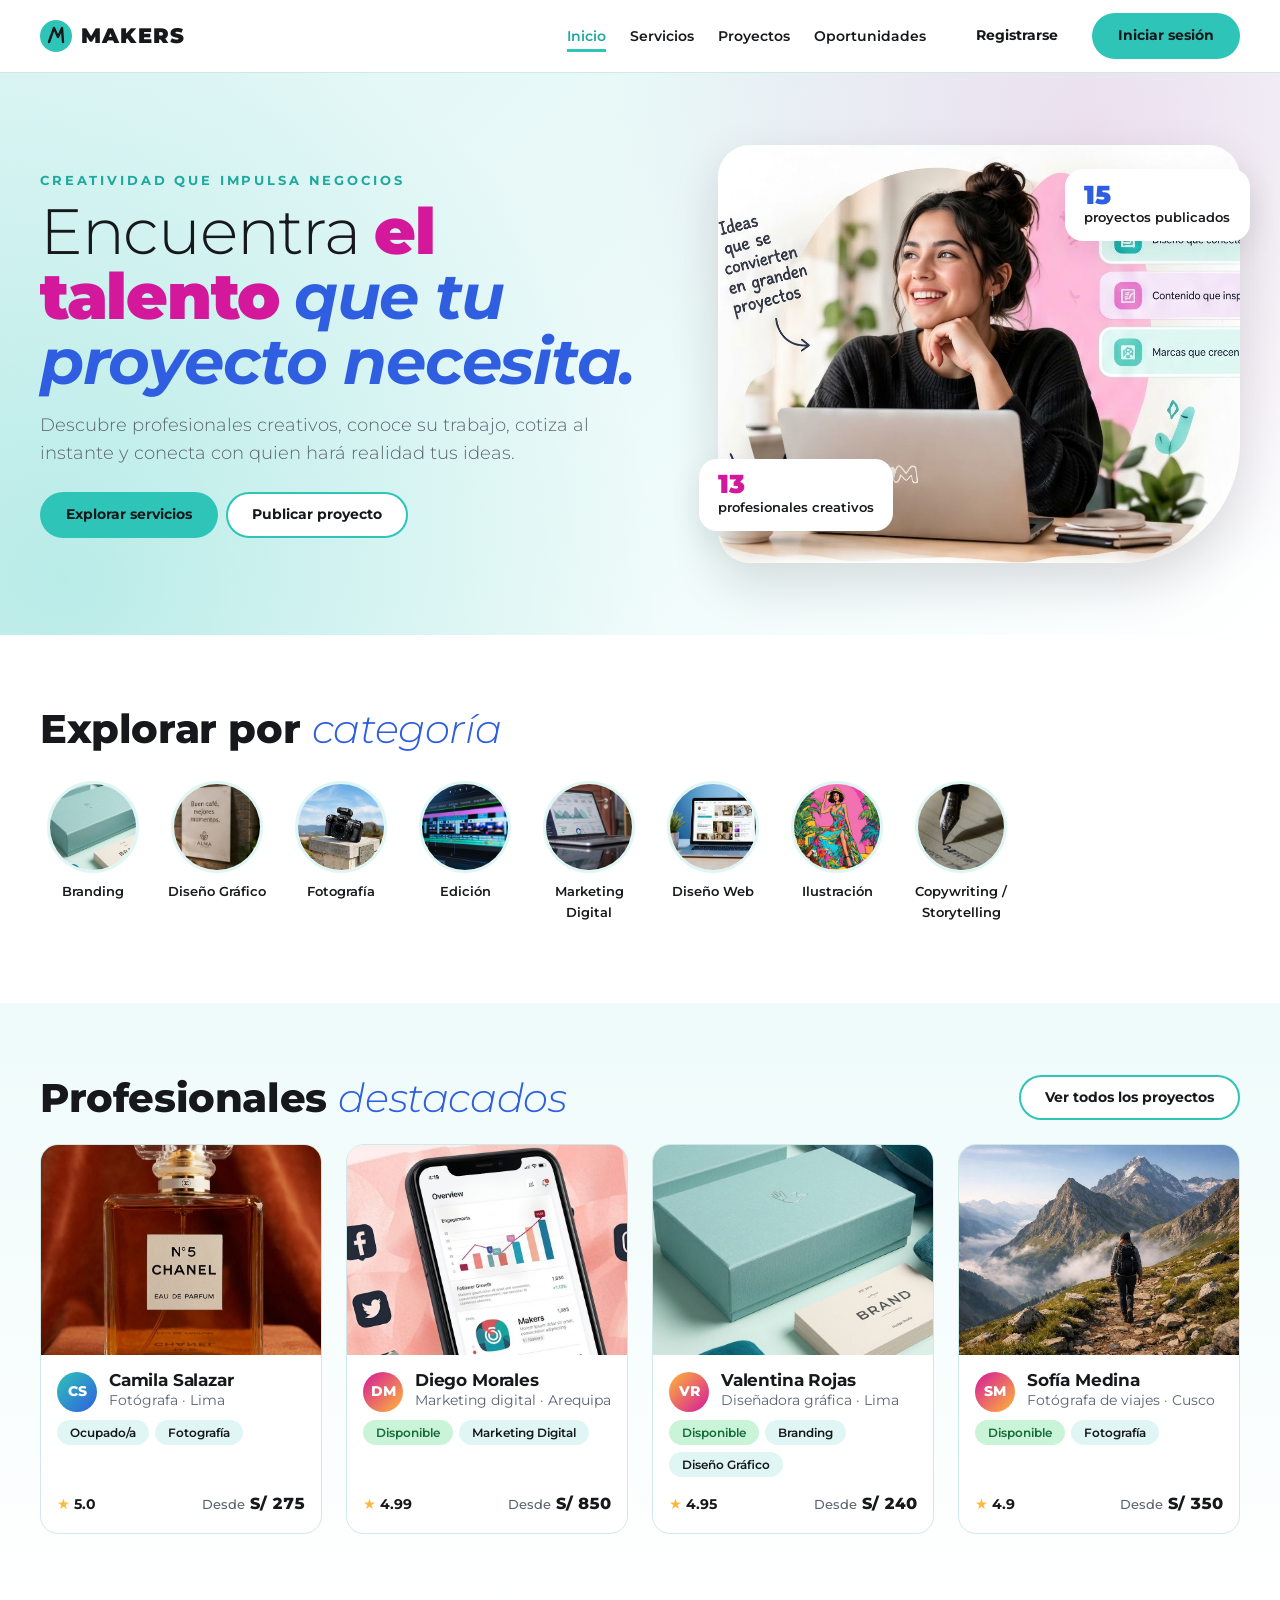
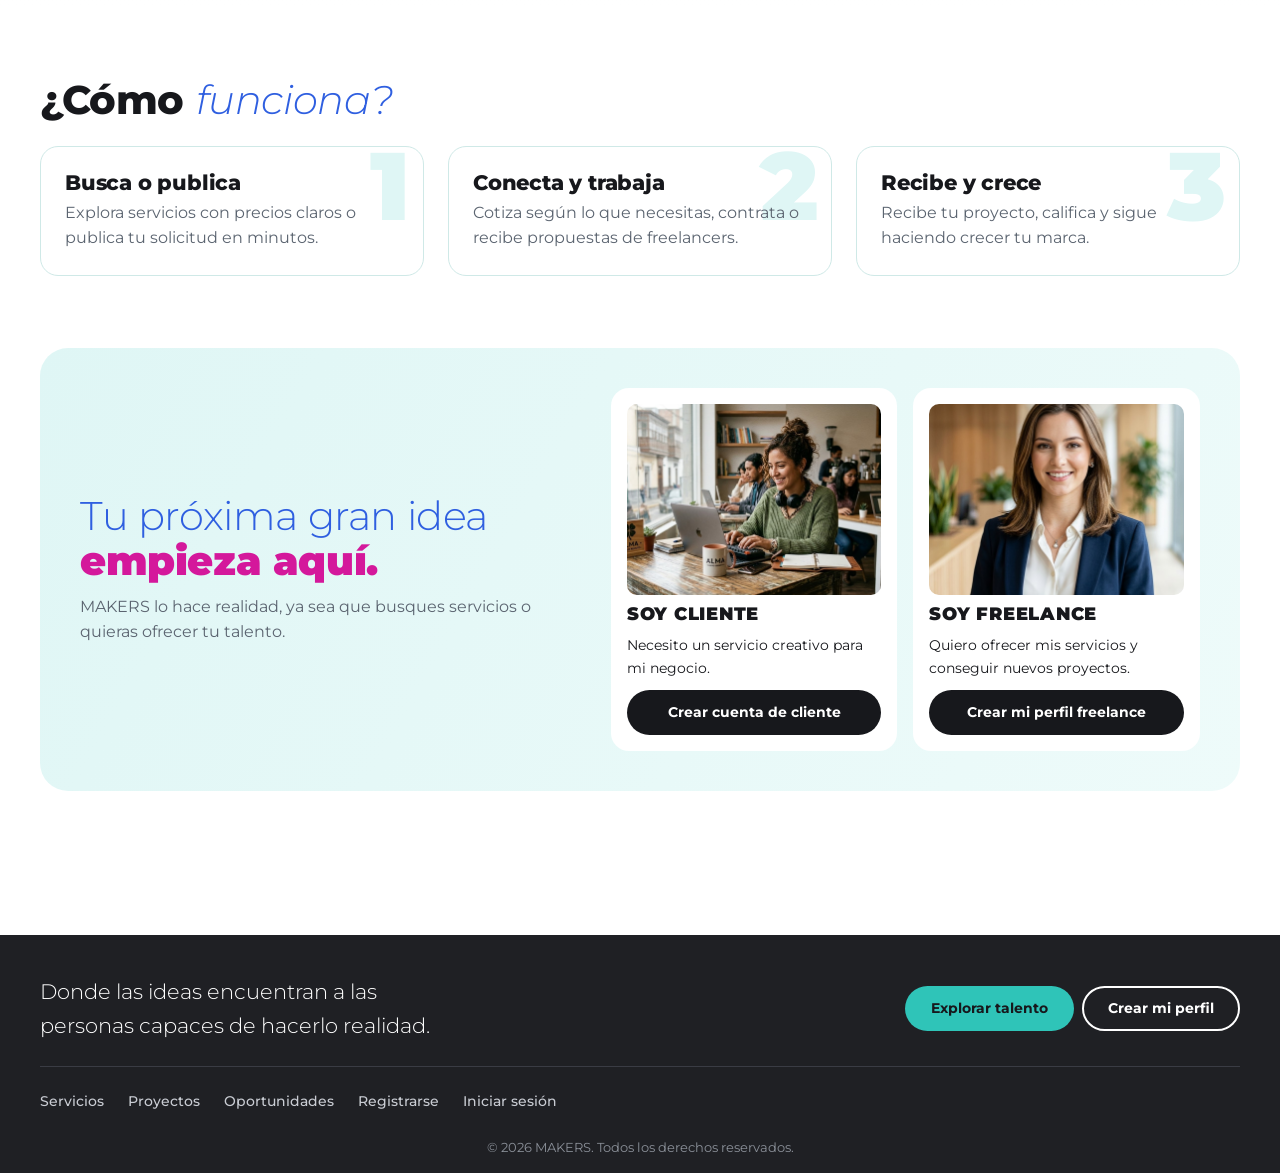
<file: index.html>
<!DOCTYPE html>
<html lang="es">
<head>
  <meta charset="UTF-8">
  <meta name="viewport" content="width=device-width, initial-scale=1">
  <title>MAKERS · Encuentra el talento que tu proyecto necesita</title>
  <meta name="description" content="Descubre profesionales creativos, conoce su trabajo y conecta con el talento que hará realidad tus ideas.">
  <link rel="preconnect" href="https://fonts.googleapis.com">
  <link rel="preconnect" href="https://fonts.gstatic.com" crossorigin>
  <link href="https://fonts.googleapis.com/css2?family=Montserrat:ital,wght@0,300;0,400;0,500;0,600;0,700;0,800;0,900;1,300;1,700&display=swap" rel="stylesheet">
  <link rel="stylesheet" href="css/styles.css">
</head>
<body data-page="home">
  <a class="skip" href="#main">Saltar al contenido</a>
  <header class="site-header" data-component="header"></header>

  <main id="main">

    <section class="hero" aria-labelledby="hero-title">
      <div class="container hero__inner">
        <div>
          <p class="eyebrow">Creatividad que impulsa negocios</p>
          <h1 class="hero__title" id="hero-title">Encuentra <span class="text-magenta">el talento</span> <span class="text-blue">que tu proyecto necesita.</span></h1>
          <p class="hero__text">Descubre profesionales creativos, conoce su trabajo, cotiza al instante y conecta con quien hará realidad tus ideas.</p>
          <div class="hero__actions">
            <a class="btn btn--primary" href="servicios.html">Explorar servicios</a>
            <a class="btn btn--outline" href="publicar.html">Publicar proyecto</a>
          </div>
        </div>
        <figure class="hero__media">
          <img src="img/portada.jpg" alt="Plataforma MAKERS: clientes y talento creativo">
          <figcaption class="hero__badge"><strong id="stat-pro">0</strong>profesionales creativos</figcaption>
          <div class="hero__badge hero__badge--2"><strong id="stat-proj">0</strong>proyectos publicados</div>
        </figure>
      </div>
    </section>

    <section class="section" aria-labelledby="cat-title">
      <div class="container">
        <h2 class="section__title" id="cat-title">Explorar por <em>categoría</em></h2>
        <ul class="categories" id="home-categories"></ul>
      </div>
    </section>

    <section class="section section--tint" aria-labelledby="pro-title">
      <div class="container">
        <div class="section__head">
          <h2 class="section__title" id="pro-title">Profesionales <em>destacados</em></h2>
          <a class="btn btn--outline" href="proyectos.html">Ver todos los proyectos</a>
        </div>
        <div class="grid grid--cards" id="home-featured"></div>
      </div>
    </section>

    <section class="section" aria-labelledby="how-title">
      <div class="container">
        <h2 class="section__title" id="how-title">¿Cómo <em>funciona?</em></h2>
        <ol class="grid grid--3 steps">
          <li class="step"><h3 class="step__title">Busca o publica</h3><p class="step__text">Explora servicios con precios claros o publica tu solicitud en minutos.</p></li>
          <li class="step"><h3 class="step__title">Conecta y trabaja</h3><p class="step__text">Cotiza según lo que necesitas, contrata o recibe propuestas de freelancers.</p></li>
          <li class="step"><h3 class="step__title">Recibe y crece</h3><p class="step__text">Recibe tu proyecto, califica y sigue haciendo crecer tu marca.</p></li>
        </ol>
      </div>
    </section>

    <section class="section" aria-labelledby="cta-title" style="padding-top:0">
      <div class="container">
        <div class="cta"><div class="cta__inner">
          <div>
            <h2 class="cta__title" id="cta-title">Tu próxima gran idea <strong>empieza aquí.</strong></h2>
            <p class="cta__intro">MAKERS lo hace realidad, ya sea que busques servicios o quieras ofrecer tu talento.</p>
          </div>
          <div class="cta__roles">
            <article class="role-card"><img src="img/mujer-cafe.jpg" alt="" loading="lazy"><h3 class="role-card__title">Soy cliente</h3><p>Necesito un servicio creativo para mi negocio.</p><a class="btn btn--dark" href="registro.html?rol=cliente">Crear cuenta de cliente</a></article>
            <article class="role-card"><img src="img/mujer-formal.jpg" alt="" loading="lazy"><h3 class="role-card__title">Soy freelance</h3><p>Quiero ofrecer mis servicios y conseguir nuevos proyectos.</p><a class="btn btn--dark" href="registro.html?rol=freelance">Crear mi perfil freelance</a></article>
          </div>
        </div></div>
      </div>
    </section>
  </main>

  <footer class="site-footer" data-component="footer"></footer>

  <script src="js/data.js"></script>
  <script src="js/core.js"></script>
  <script src="js/pages.js"></script>
</body>
</html>
</file>
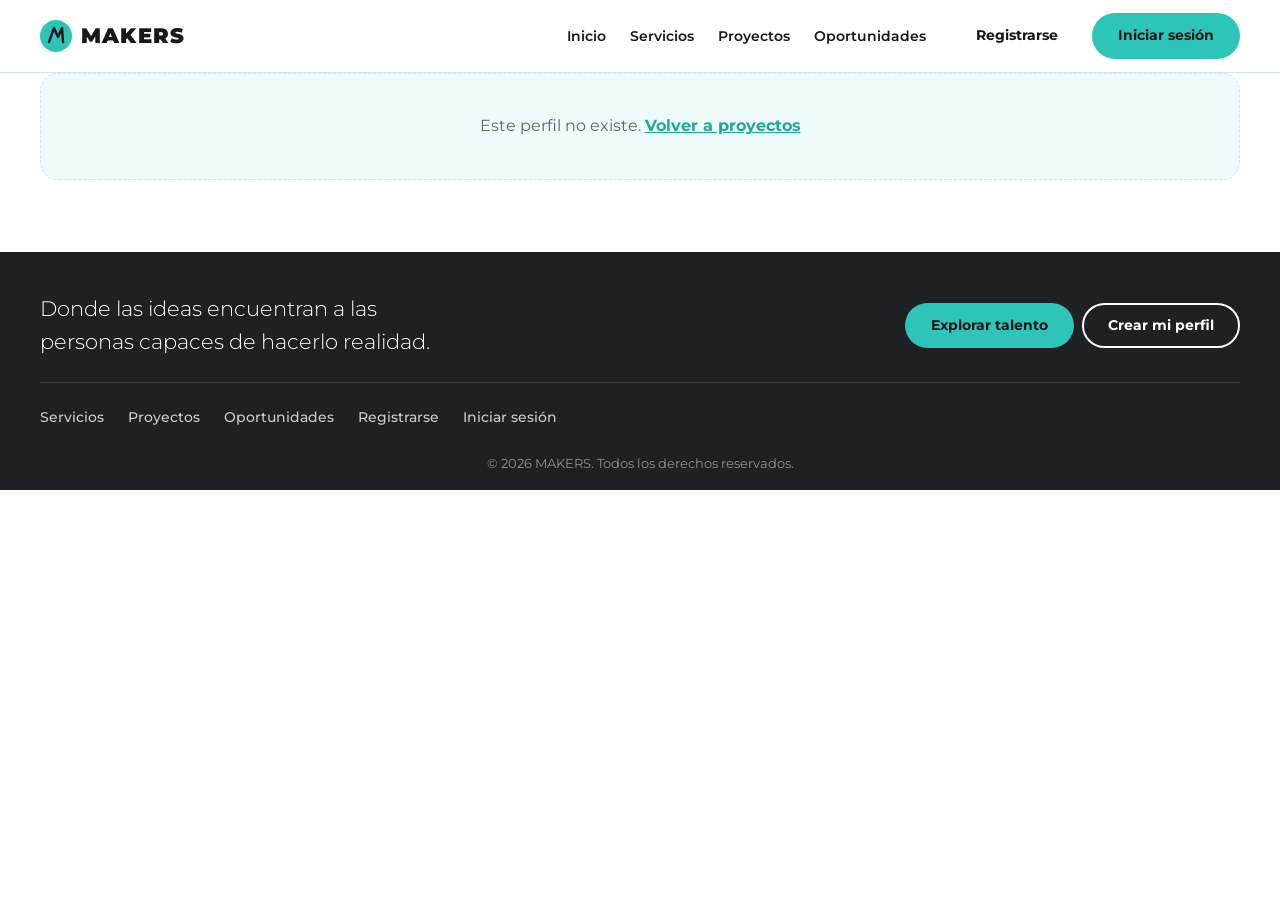
<file: freelancer.html>
<!DOCTYPE html>
<html lang="es">
<head>
  <meta charset="UTF-8">
  <meta name="viewport" content="width=device-width, initial-scale=1">
  <title>Freelancer · MAKERS</title>
  <meta name="description" content="Perfil de freelancer en MAKERS.">
  <link rel="preconnect" href="https://fonts.googleapis.com">
  <link rel="preconnect" href="https://fonts.gstatic.com" crossorigin>
  <link href="https://fonts.googleapis.com/css2?family=Montserrat:ital,wght@0,300;0,400;0,500;0,600;0,700;0,800;0,900;1,300;1,700&display=swap" rel="stylesheet">
  <link rel="stylesheet" href="css/styles.css">
</head>
<body data-page="freelancer">
  <a class="skip" href="#main">Saltar al contenido</a>
  <header class="site-header" data-component="header"></header>

  <main id="main">

    <div class="container" id="freelancer-root"></div>
  </main>

  <footer class="site-footer" data-component="footer"></footer>

  <script src="js/data.js"></script>
  <script src="js/core.js"></script>
  <script src="js/pages.js"></script>
</body>
</html>
</file>
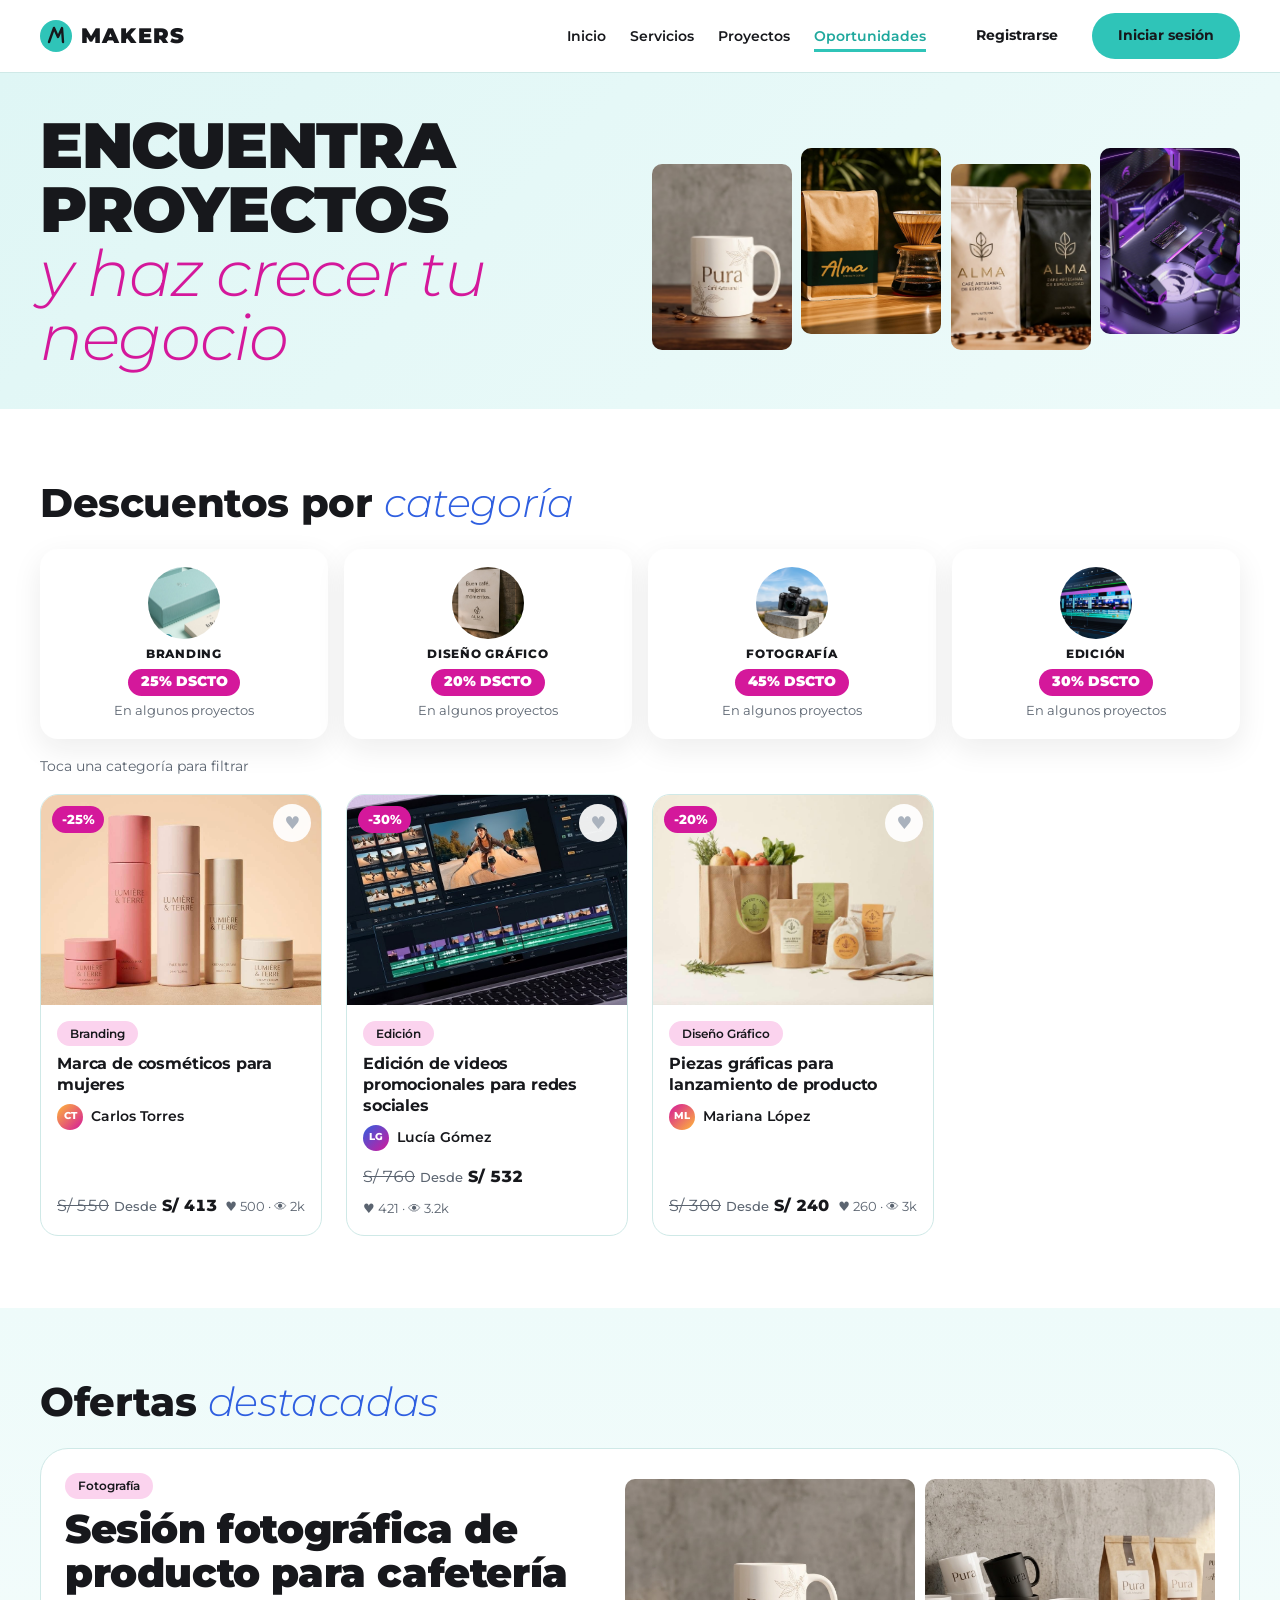
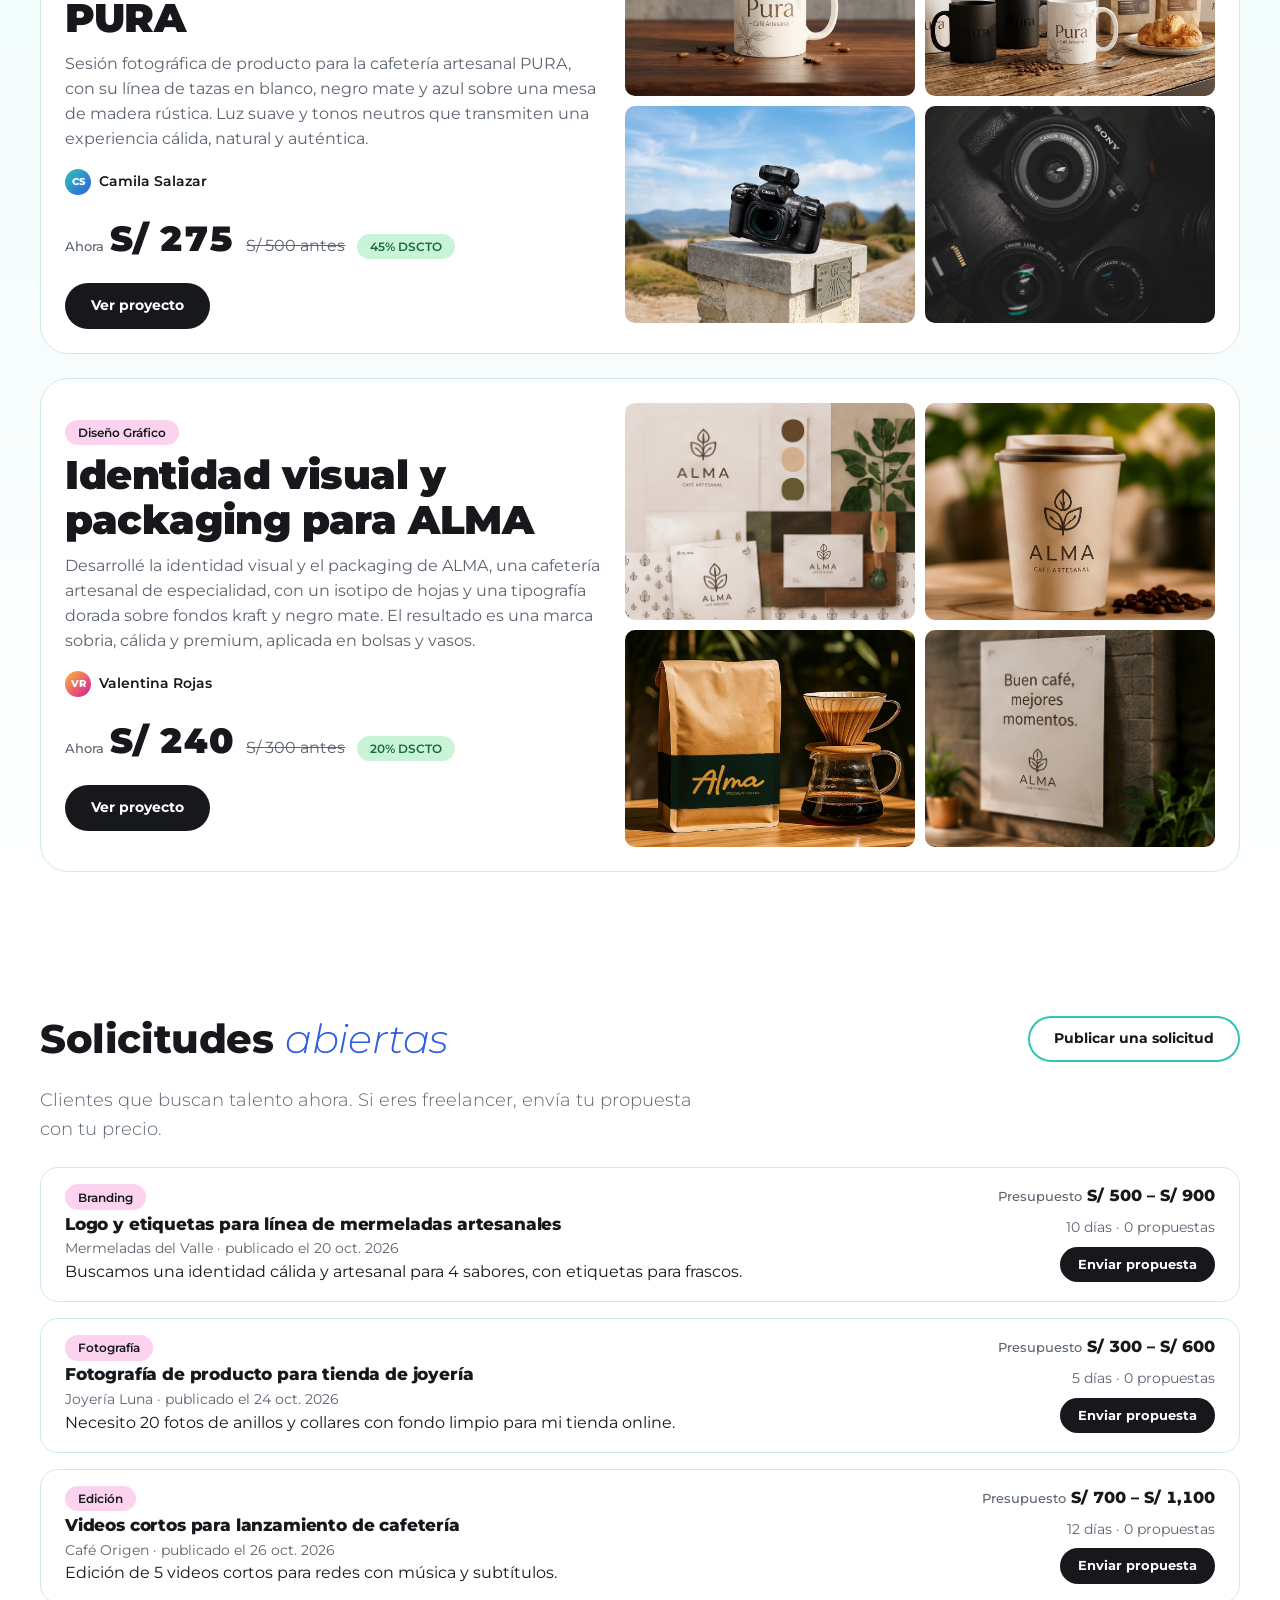
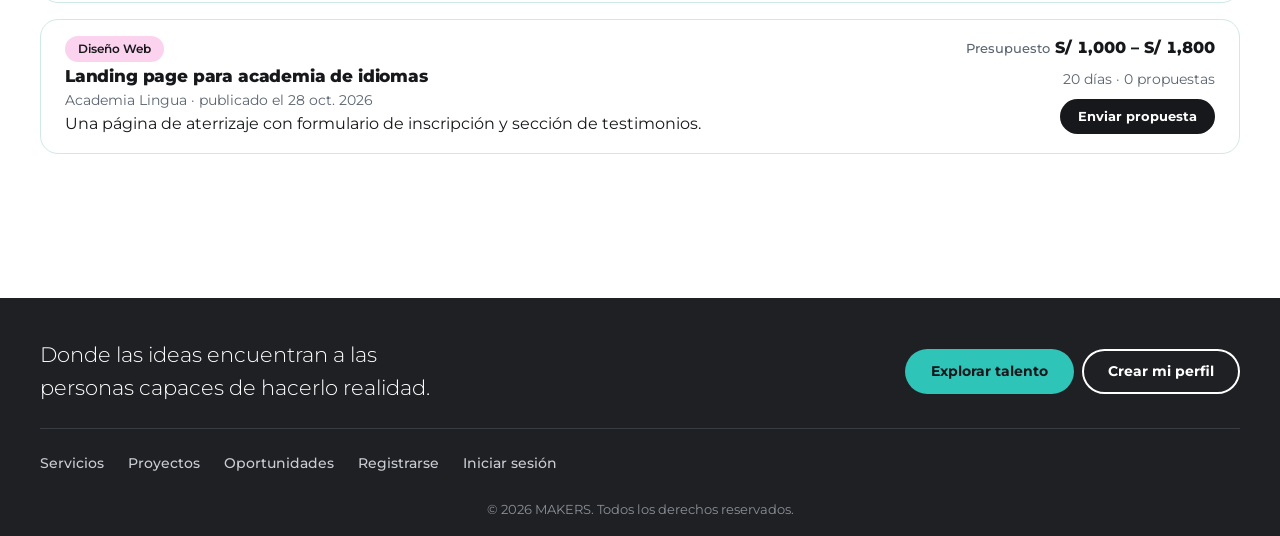
<file: oportunidades.html>
<!DOCTYPE html>
<html lang="es">
<head>
  <meta charset="UTF-8">
  <meta name="viewport" content="width=device-width, initial-scale=1">
  <title>Oportunidades · MAKERS</title>
  <meta name="description" content="Encuentra proyectos con descuento y solicitudes abiertas para hacer crecer tu negocio.">
  <link rel="preconnect" href="https://fonts.googleapis.com">
  <link rel="preconnect" href="https://fonts.gstatic.com" crossorigin>
  <link href="https://fonts.googleapis.com/css2?family=Montserrat:ital,wght@0,300;0,400;0,500;0,600;0,700;0,800;0,900;1,300;1,700&display=swap" rel="stylesheet">
  <link rel="stylesheet" href="css/styles.css">
</head>
<body data-page="oportunidades">
  <a class="skip" href="#main">Saltar al contenido</a>
  <header class="site-header" data-component="header"></header>

  <main id="main">

    <section class="page-hero" aria-labelledby="op-title">
      <div class="container page-hero__inner">
        <h1 class="page-hero__title" id="op-title">Encuentra proyectos <em>y haz crecer tu negocio</em></h1>
        <div class="page-hero__collage" aria-hidden="true">
          <img src="img/pura-cafe.jpg" alt=""><img src="img/alma-cafe.jpg" alt=""><img src="img/packaging.jpg" alt=""><img src="img/setup-gamer.jpg" alt="">
        </div>
      </div>
    </section>

    <section class="section" aria-labelledby="deals-t">
      <div class="container">
        <h2 class="section__title" id="deals-t">Descuentos por <em>categoría</em></h2>
        <ul class="deals" id="deals"></ul>
        <p class="filter-note" id="deal-filter" aria-live="polite"></p>
        <div class="grid grid--cards" id="deal-grid"></div>
      </div>
    </section>

    <section class="section section--tint" aria-labelledby="off-t">
      <div class="container">
        <h2 class="section__title" id="off-t">Ofertas <em>destacadas</em></h2>
        <div id="offers"></div>
      </div>
    </section>

    <section class="section" aria-labelledby="brief-t">
      <div class="container">
        <div class="section__head">
          <h2 class="section__title" id="brief-t">Solicitudes <em>abiertas</em></h2>
          <a class="btn btn--outline" href="publicar.html">Publicar una solicitud</a>
        </div>
        <p class="lead">Clientes que buscan talento ahora. Si eres freelancer, envía tu propuesta con tu precio.</p>
        <div class="stack" id="brief-list"></div>
      </div>
    </section>
  </main>

  <footer class="site-footer" data-component="footer"></footer>

  <script src="js/data.js"></script>
  <script src="js/core.js"></script>
  <script src="js/pages.js"></script>
</body>
</html>
</file>
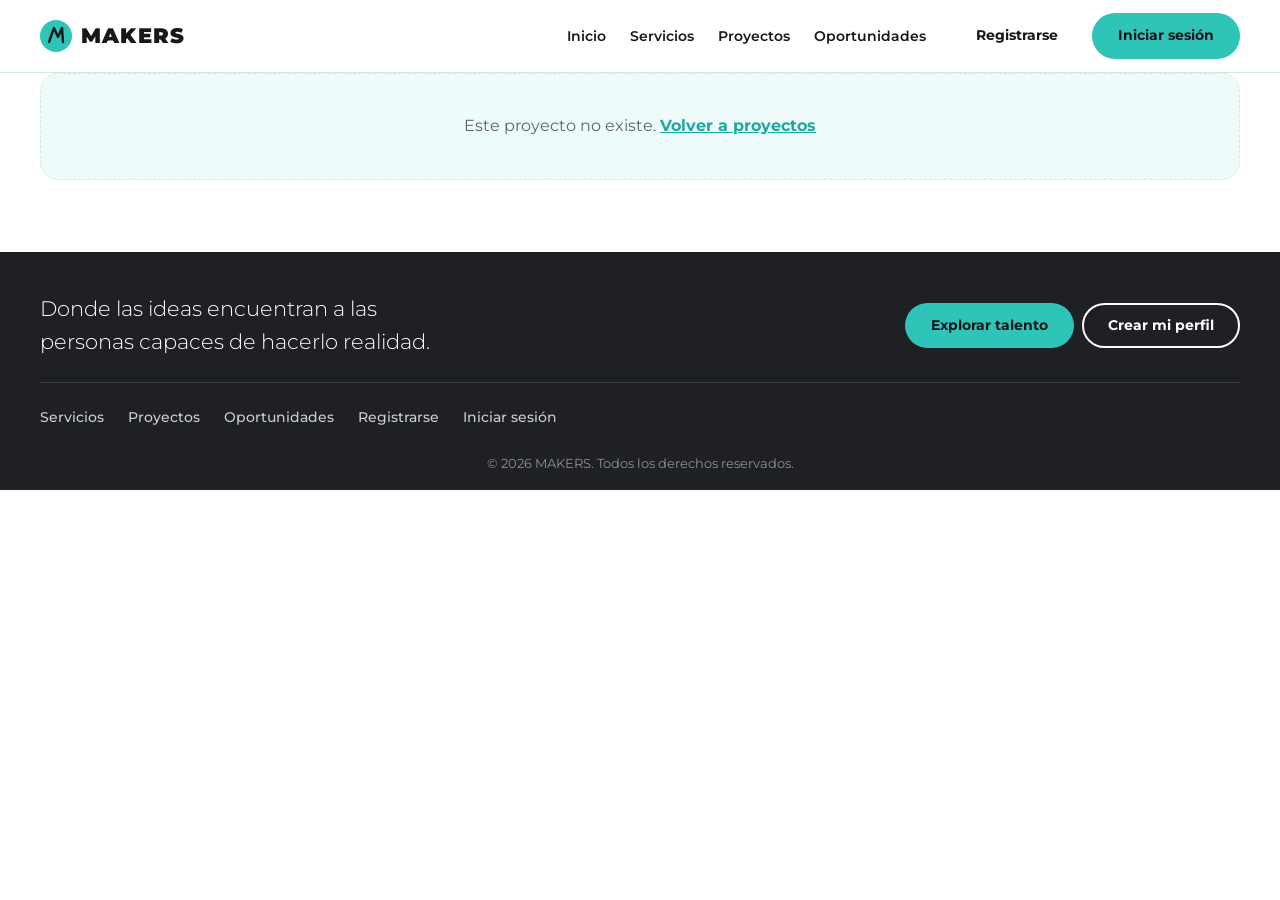
<file: proyecto.html>
<!DOCTYPE html>
<html lang="es">
<head>
  <meta charset="UTF-8">
  <meta name="viewport" content="width=device-width, initial-scale=1">
  <title>Proyecto · MAKERS</title>
  <meta name="description" content="Detalle del proyecto, cotizador y freelancer.">
  <link rel="preconnect" href="https://fonts.googleapis.com">
  <link rel="preconnect" href="https://fonts.gstatic.com" crossorigin>
  <link href="https://fonts.googleapis.com/css2?family=Montserrat:ital,wght@0,300;0,400;0,500;0,600;0,700;0,800;0,900;1,300;1,700&display=swap" rel="stylesheet">
  <link rel="stylesheet" href="css/styles.css">
</head>
<body data-page="proyecto">
  <a class="skip" href="#main">Saltar al contenido</a>
  <header class="site-header" data-component="header"></header>

  <main id="main">

    <div class="container" id="project-root"></div>
  </main>

  <footer class="site-footer" data-component="footer"></footer>

  <script src="js/data.js"></script>
  <script src="js/core.js"></script>
  <script src="js/pages.js"></script>
</body>
</html>
</file>
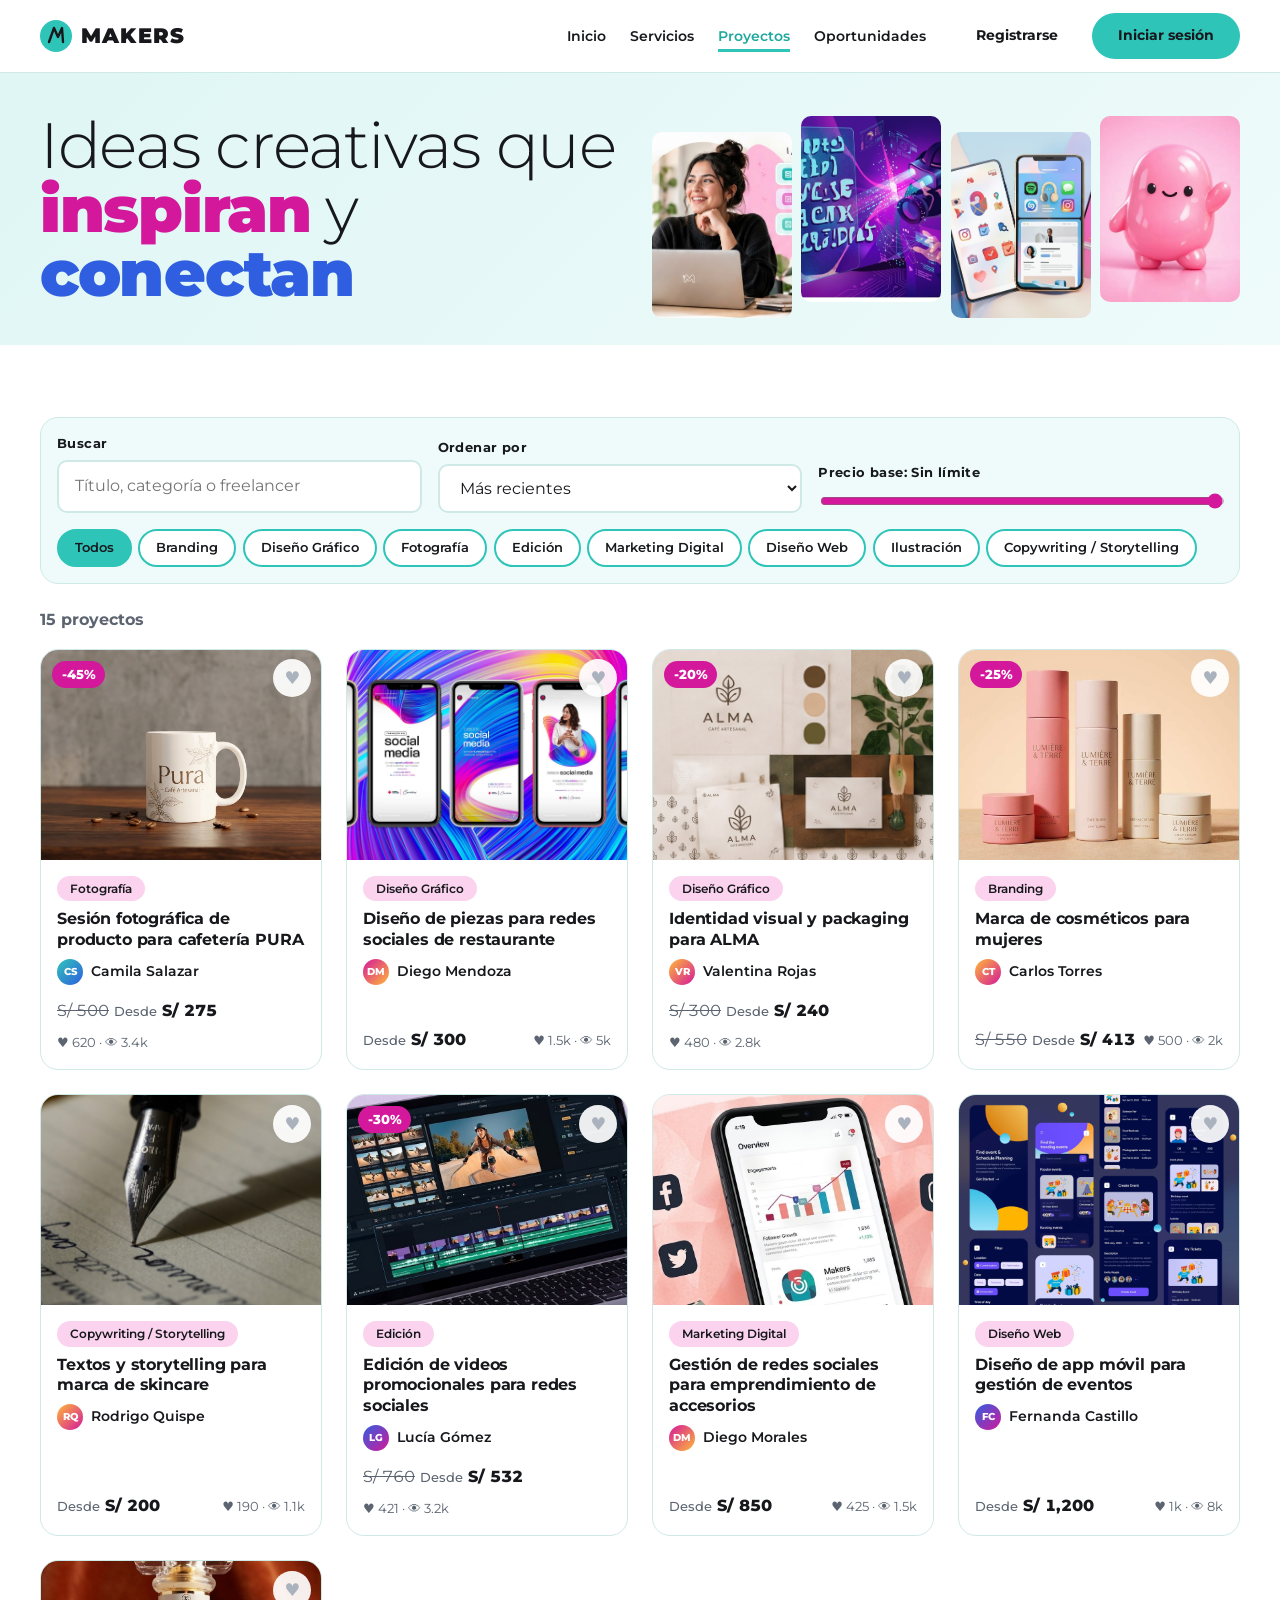
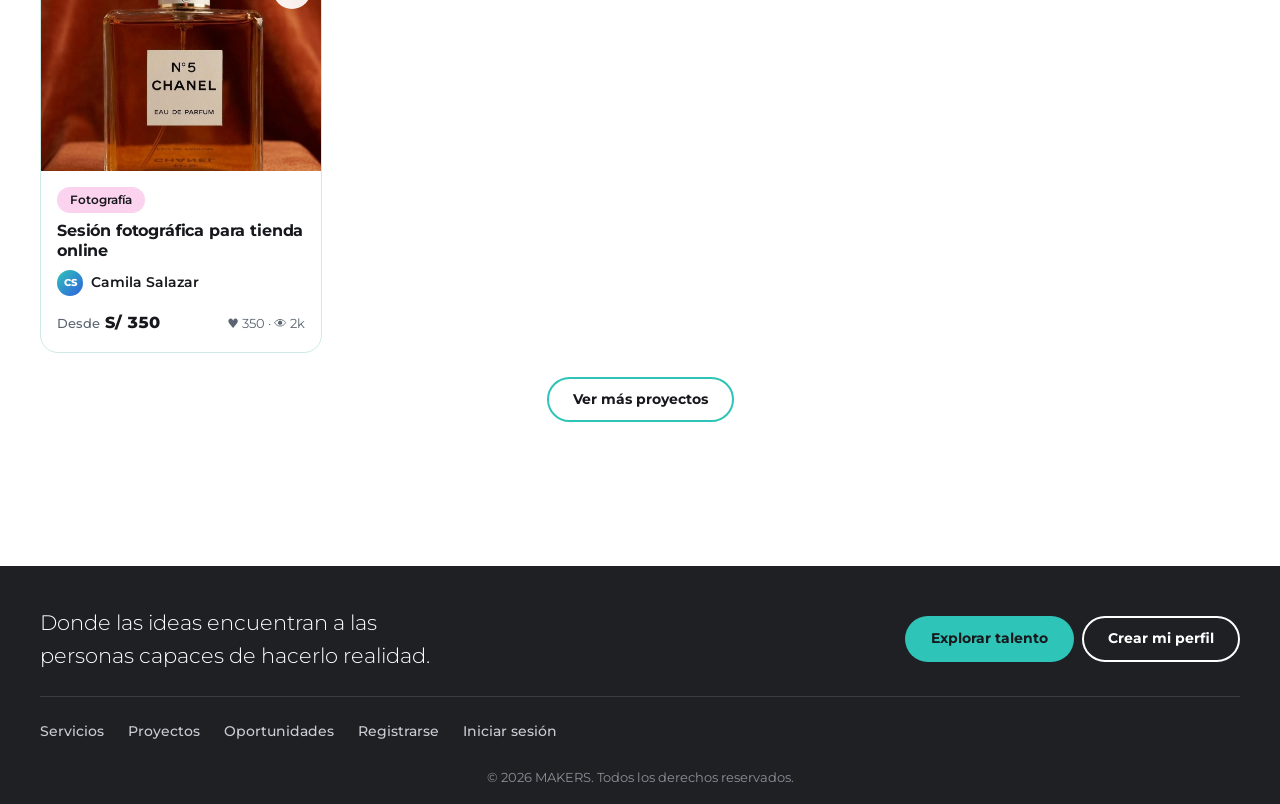
<file: proyectos.html>
<!DOCTYPE html>
<html lang="es">
<head>
  <meta charset="UTF-8">
  <meta name="viewport" content="width=device-width, initial-scale=1">
  <title>Proyectos · MAKERS</title>
  <meta name="description" content="Ideas creativas que inspiran y conectan. Explora, filtra y cotiza proyectos.">
  <link rel="preconnect" href="https://fonts.googleapis.com">
  <link rel="preconnect" href="https://fonts.gstatic.com" crossorigin>
  <link href="https://fonts.googleapis.com/css2?family=Montserrat:ital,wght@0,300;0,400;0,500;0,600;0,700;0,800;0,900;1,300;1,700&display=swap" rel="stylesheet">
  <link rel="stylesheet" href="css/styles.css">
</head>
<body data-page="proyectos">
  <a class="skip" href="#main">Saltar al contenido</a>
  <header class="site-header" data-component="header"></header>

  <main id="main">

    <section class="page-hero" aria-labelledby="proy-title">
      <div class="container page-hero__inner">
        <h1 class="page-hero__title page-hero__title--sentence" id="proy-title">Ideas creativas que <strong class="text-magenta">inspiran</strong> y <strong class="text-blue">conectan</strong></h1>
        <div class="page-hero__collage" aria-hidden="true">
          <img src="img/portada.jpg" alt=""><img src="img/robot-morado.jpg" alt=""><img src="img/animacion-telefonos.jpg" alt=""><img src="img/personaje-rosado.jpg" alt="">
        </div>
      </div>
    </section>

    <section class="section" aria-label="Listado de proyectos">
      <div class="container">
        <div class="toolbar">
          <div class="toolbar__row">
            <label class="field"><span>Buscar</span><input type="search" id="q" placeholder="Título, categoría o freelancer"></label>
            <label class="field"><span>Ordenar por</span>
              <select id="sort" class="select"><option value="recent">Más recientes</option><option value="popular">Tendencias</option><option value="low">Precio: menor a mayor</option><option value="high">Precio: mayor a menor</option></select></label>
            <label class="field field--range"><span>Precio base: <output id="max-out">Sin límite</output></span><input type="range" id="max" min="0" max="4000" step="50" value="4000"></label>
          </div>
          <div class="chips" id="cat-chips" role="group" aria-label="Filtrar por categoría"></div>
        </div>
        <p class="count" id="count" aria-live="polite"></p>
        <div class="grid grid--cards" id="project-grid"></div>
        <div class="more"><button class="btn btn--outline" type="button" id="more">Ver más proyectos</button></div>
      </div>
    </section>
  </main>

  <footer class="site-footer" data-component="footer"></footer>

  <script src="js/data.js"></script>
  <script src="js/core.js"></script>
  <script src="js/pages.js"></script>
</body>
</html>
</file>
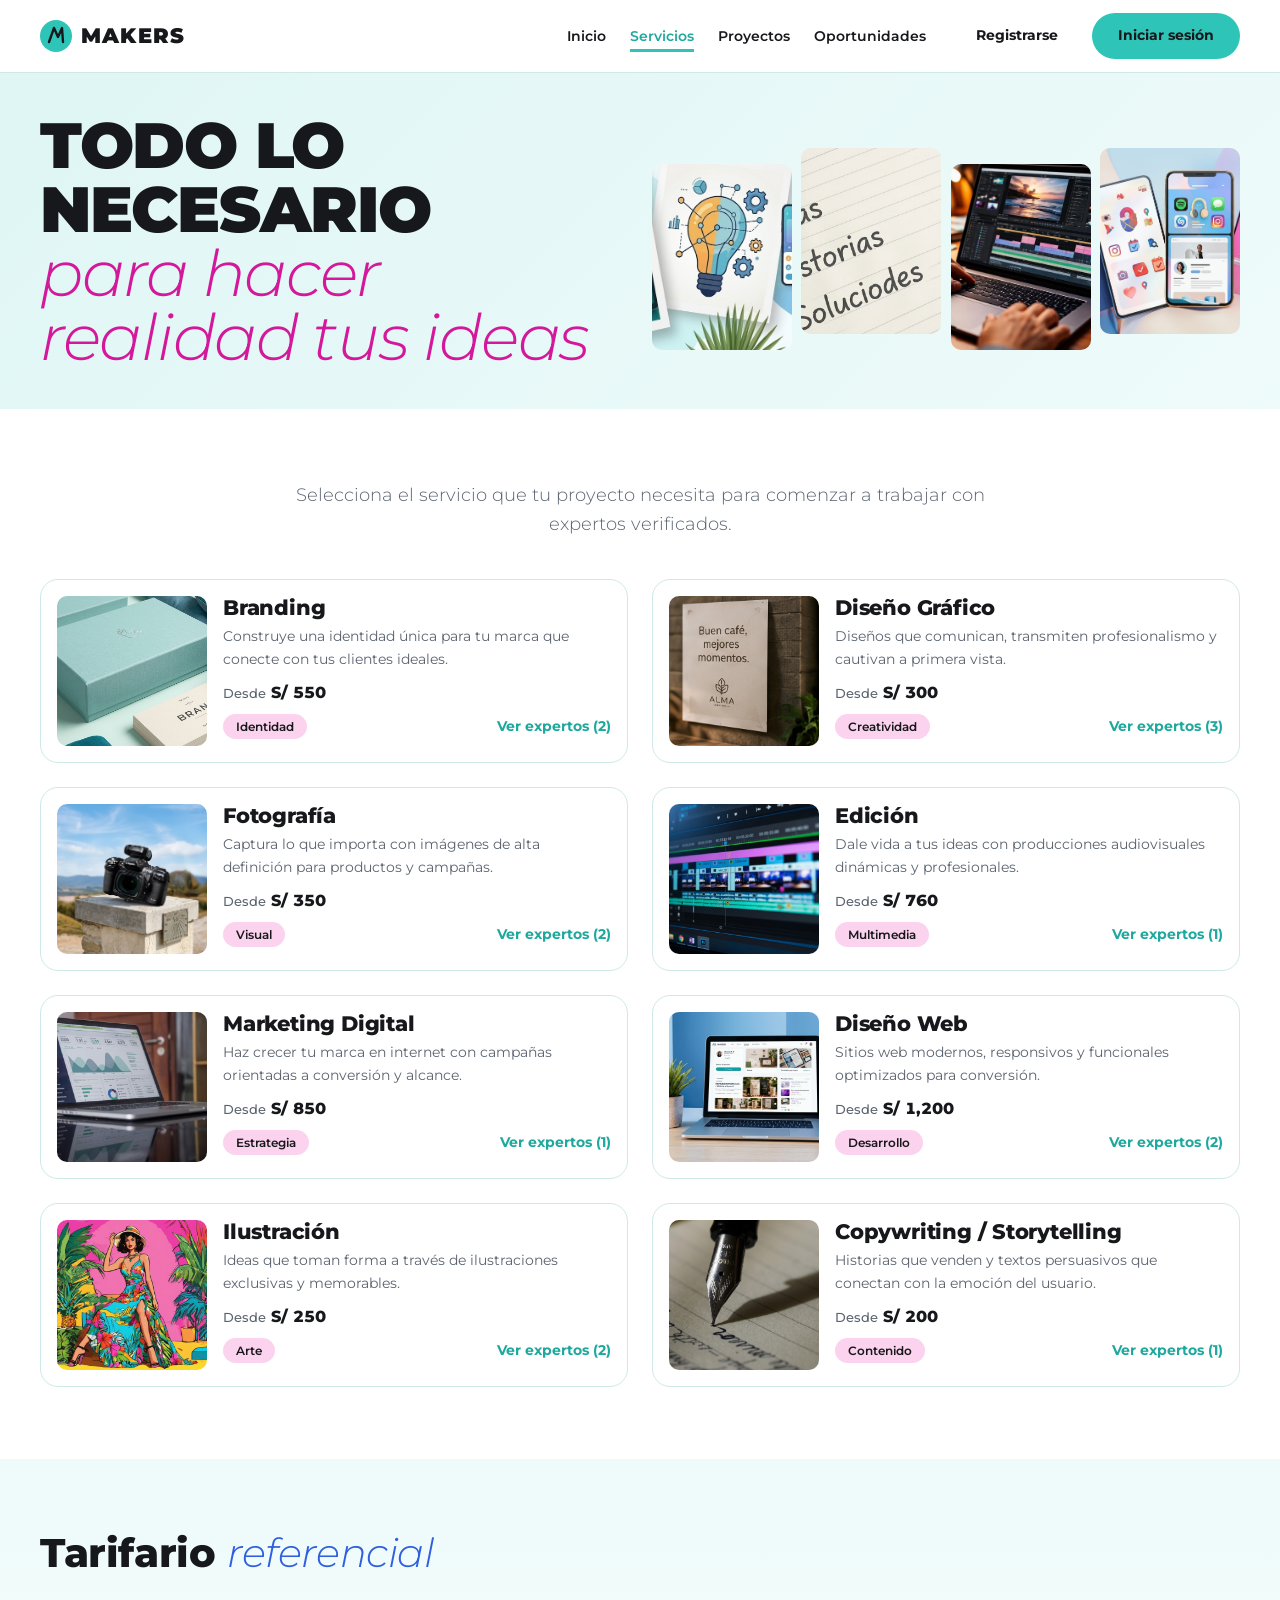
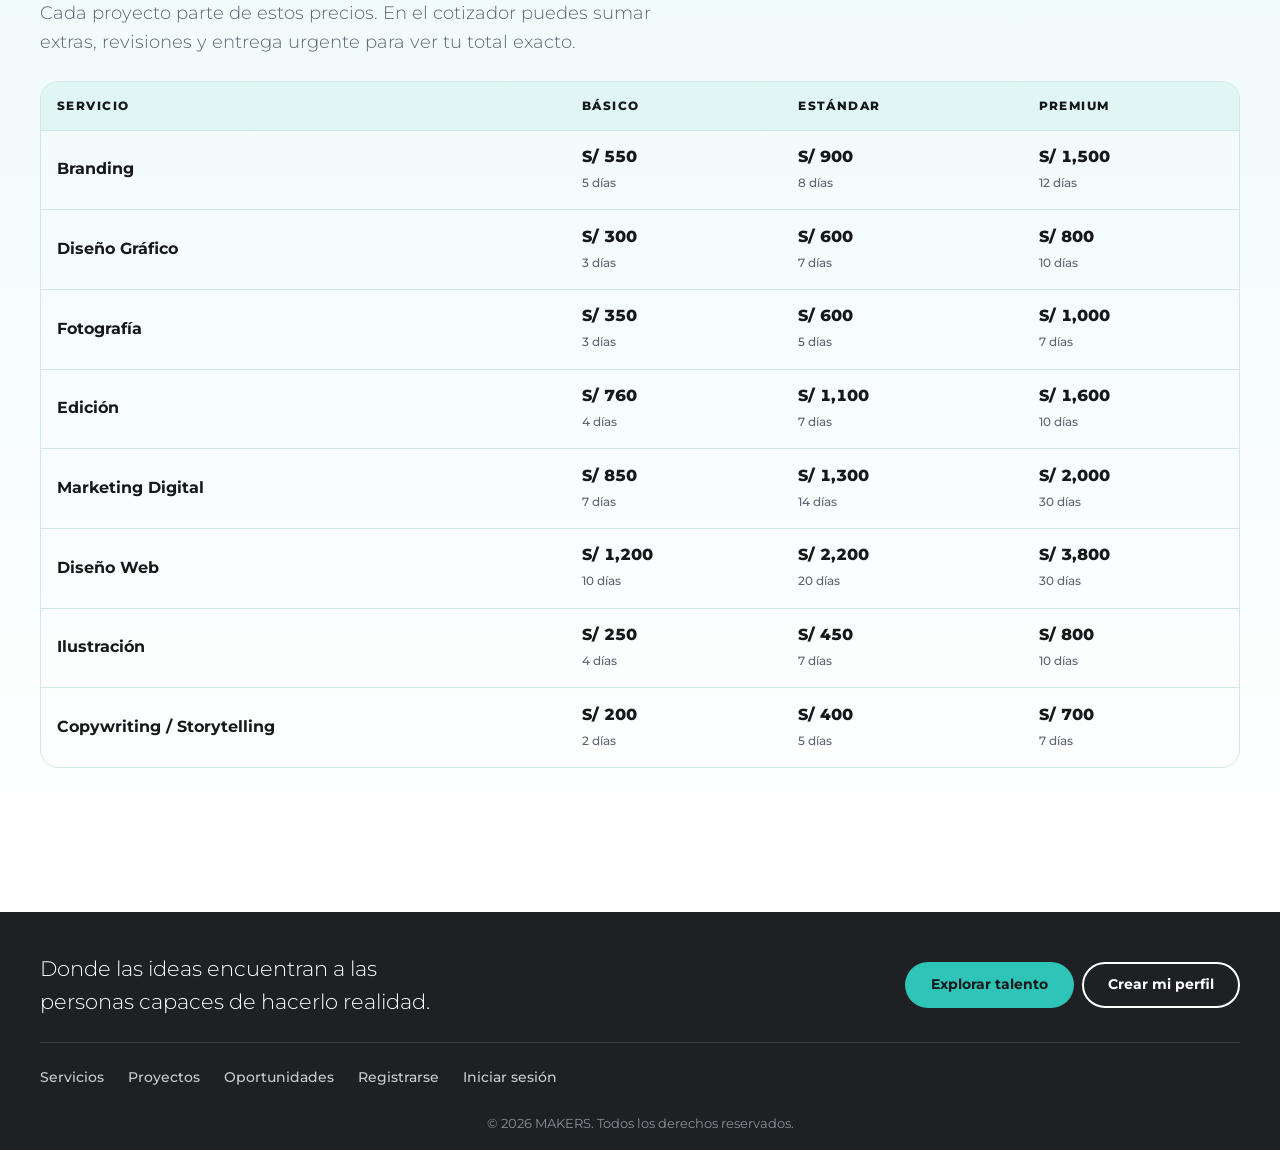
<file: servicios.html>
<!DOCTYPE html>
<html lang="es">
<head>
  <meta charset="UTF-8">
  <meta name="viewport" content="width=device-width, initial-scale=1">
  <title>Servicios · MAKERS</title>
  <meta name="description" content="Selecciona el servicio que tu proyecto necesita y conoce su tarifario.">
  <link rel="preconnect" href="https://fonts.googleapis.com">
  <link rel="preconnect" href="https://fonts.gstatic.com" crossorigin>
  <link href="https://fonts.googleapis.com/css2?family=Montserrat:ital,wght@0,300;0,400;0,500;0,600;0,700;0,800;0,900;1,300;1,700&display=swap" rel="stylesheet">
  <link rel="stylesheet" href="css/styles.css">
</head>
<body data-page="servicios">
  <a class="skip" href="#main">Saltar al contenido</a>
  <header class="site-header" data-component="header"></header>

  <main id="main">

    <section class="page-hero" aria-labelledby="serv-title">
      <div class="container page-hero__inner">
        <h1 class="page-hero__title" id="serv-title">Todo lo necesario <em>para hacer realidad tus ideas</em></h1>
        <div class="page-hero__collage" aria-hidden="true">
          <img src="img/equipo-trabajando.jpg" alt=""><img src="img/ideas-historias.jpg" alt=""><img src="img/manos-laptop.jpg" alt=""><img src="img/animacion-telefonos.jpg" alt="">
        </div>
      </div>
    </section>

    <section class="section" aria-labelledby="srv-list-t">
      <div class="container">
        <h2 class="sr-only" id="srv-list-t">Listado de servicios</h2>
        <p class="page-lead">Selecciona el servicio que tu proyecto necesita para comenzar a trabajar con expertos verificados.</p>
        <div class="grid grid--2" id="service-list"></div>
      </div>
    </section>

    <section class="section section--tint" aria-labelledby="price-t">
      <div class="container">
        <h2 class="section__title" id="price-t">Tarifario <em>referencial</em></h2>
        <p class="lead">Cada proyecto parte de estos precios. En el cotizador puedes sumar extras, revisiones y entrega urgente para ver tu total exacto.</p>
        <div class="table-wrap">
          <table class="price-table">
            <caption class="sr-only">Precios por servicio y paquete</caption>
            <thead><tr><th scope="col">Servicio</th><th scope="col">Básico</th><th scope="col">Estándar</th><th scope="col">Premium</th></tr></thead>
            <tbody id="price-body"></tbody>
          </table>
        </div>
      </div>
    </section>
  </main>

  <footer class="site-footer" data-component="footer"></footer>

  <script src="js/data.js"></script>
  <script src="js/core.js"></script>
  <script src="js/pages.js"></script>
</body>
</html>
</file>
<file: css/styles.css>
/* =========================================================
   MAKERS — Hoja de estilos (Montserrat)
   Índice:
    1. Variables            9. Tarjetas (proyecto, freelancer)
    2. Reset y base        10. Listado de proyectos (filtros)
    3. Layout y utilidades 11. Detalle + cotizador
    4. Botones y chips     12. Perfil y panel
    5. Formularios         13. Oportunidades
    6. Header / navegación 14. Modal y toast
    7. Footer              15. Responsive
    8. Inicio y servicios
   ========================================================= */

/* 1. VARIABLES ------------------------------------------- */
:root {
  --teal-600: #1fa89d; --teal-500: #2fc4b8; --teal-300: #8fe3dc; --teal-100: #dff6f5; --teal-50: #eefbfa;
  --magenta: #d4189b; --blue: #2f5fe0; --pink-soft: #fbd3ee; --amber: #ffb938;
  --ink: #17181c; --muted: #5b6470; --line: #cfe9e7; --white: #fff; --footer-bg: #1f2024;
  --danger: #c0262d;

  --font: "Montserrat", "Segoe UI", system-ui, sans-serif;
  --fs-sm: 0.8125rem; --fs-base: 0.975rem; --fs-lg: 1.125rem;
  --fs-h3: clamp(1.05rem, 1rem + 0.4vw, 1.3rem);
  --fs-h2: clamp(1.6rem, 1.2rem + 1.6vw, 2.5rem);
  --fs-h1: clamp(2.1rem, 1.3rem + 3.6vw, 4rem);

  --space-1: .5rem; --space-2: 1rem; --space-3: 1.5rem; --space-4: 2.5rem; --space-5: 4.5rem;
  --radius-sm: 10px; --radius: 18px; --radius-lg: 28px; --radius-pill: 999px;
  --container: 1200px;
  --shadow: 0 10px 30px rgba(23, 24, 28, .08);
  --shadow-lg: 0 20px 50px rgba(23, 24, 28, .14);
}

/* 2. RESET Y BASE ---------------------------------------- */
*, *::before, *::after { box-sizing: border-box; }
html { scroll-behavior: smooth; }
body {
  margin: 0; font-family: var(--font); font-size: var(--fs-base); font-weight: 400; line-height: 1.6;
  color: var(--ink); background: var(--white); -webkit-font-smoothing: antialiased;
}
img { max-width: 100%; display: block; height: auto; }
a { color: inherit; text-decoration: none; }
ul, ol { margin: 0; padding: 0; list-style: none; }
h1, h2, h3, h4, p, dl, dd, figure { margin: 0; }
h1, h2, h3, h4 { line-height: 1.12; font-weight: 800; letter-spacing: -.01em; }
button, input, select, textarea { font: inherit; color: inherit; }
button { cursor: pointer; }
s { color: var(--muted); font-weight: 400; }
small { font-weight: 500; color: var(--muted); }
:focus-visible { outline: 3px solid var(--magenta); outline-offset: 2px; }
.sr-only { position: absolute; width: 1px; height: 1px; overflow: hidden; clip: rect(0 0 0 0); white-space: nowrap; }
.skip { position: absolute; left: -999px; top: 0; background: var(--ink); color: #fff; padding: .6rem 1rem; z-index: 100; }
.skip:focus { left: 0; }
[hidden] { display: none !important; }
@media (prefers-reduced-motion: reduce) { * { scroll-behavior: auto !important; transition: none !important; animation: none !important; } }

/* 3. LAYOUT Y UTILIDADES --------------------------------- */
.container { width: min(100% - 2rem, var(--container)); margin-inline: auto; }
.section { padding-block: var(--space-5); }
.section--tint { background: linear-gradient(180deg, var(--teal-50), #fff); }
.section__title { font-size: var(--fs-h2); font-weight: 800; margin-bottom: var(--space-3); }
.section__title em { font-style: italic; font-weight: 300; color: var(--blue); }
.section__head { display: flex; justify-content: space-between; align-items: end; gap: var(--space-2); flex-wrap: wrap; margin-bottom: var(--space-3); }
.section__head .section__title { margin-bottom: 0; }
.lead { color: var(--muted); font-weight: 300; font-size: var(--fs-lg); max-width: 56ch; margin-bottom: var(--space-3); }
.note { color: var(--muted); font-size: var(--fs-sm); margin-top: var(--space-1); }
.empty { grid-column: 1 / -1; text-align: center; padding: var(--space-4) var(--space-2); color: var(--muted); background: var(--teal-50); border: 1px dashed var(--line); border-radius: var(--radius); }
.empty a { color: var(--teal-600); font-weight: 700; text-decoration: underline; }
.t-light { font-weight: 300; } .t-black { font-weight: 900; } .t-italic { font-style: italic; }
.text-magenta { color: var(--magenta); } .text-blue { color: var(--blue); }
.eyebrow { font-size: var(--fs-sm); font-weight: 700; letter-spacing: .22em; text-transform: uppercase; color: var(--teal-600); margin-bottom: var(--space-1); }
.grid { display: grid; gap: var(--space-3); }
.grid--4 { grid-template-columns: repeat(4, 1fr); }
.grid--3 { grid-template-columns: repeat(3, 1fr); }
.grid--2 { grid-template-columns: repeat(2, 1fr); }
.stack { display: grid; gap: var(--space-2); }
.price { font-weight: 800; font-variant-numeric: tabular-nums; }
.price small { font-weight: 500; }
.badge { position: absolute; top: .7rem; left: .7rem; background: var(--magenta); color: #fff; font-weight: 800; font-size: var(--fs-sm); padding: .2rem .6rem; border-radius: var(--radius-pill); }
.badge--inline { position: static; display: inline-block; }

/* 4. BOTONES Y CHIPS ------------------------------------- */
.btn {
  display: inline-flex; align-items: center; justify-content: center; gap: .4rem; padding: .75rem 1.5rem;
  border-radius: var(--radius-pill); font-weight: 700; font-size: .9rem; border: 2px solid transparent; line-height: 1.2;
  transition: background .2s, color .2s, border-color .2s, transform .15s, box-shadow .2s;
}
.btn:hover { transform: translateY(-1px); }
.btn--primary { background: var(--teal-500); color: var(--ink); }
.btn--primary:hover { background: var(--teal-600); color: #fff; box-shadow: 0 8px 20px rgba(31, 168, 157, .35); }
.btn--dark { background: var(--ink); color: #fff; }
.btn--dark:hover { background: #33353d; }
.btn--outline { border-color: var(--teal-500); background: #fff; }
.btn--outline:hover { background: var(--teal-100); }
.btn--ghost:hover { background: var(--teal-100); }
.btn--light { border-color: #fff; color: #fff; }
.btn--light:hover { background: #fff; color: var(--ink); }
.btn--block { width: 100%; }
.btn--sm { padding: .5rem 1rem; font-size: .8rem; }
.btn-row { display: flex; gap: var(--space-1); }
.btn-row .btn { flex: 1; }
.btn[aria-pressed="true"] { color: var(--magenta); }

.chip { display: inline-block; padding: .2rem .8rem; border-radius: var(--radius-pill); font-size: .75rem; font-weight: 600; background: var(--teal-100); }
.chip--pink { background: var(--pink-soft); }
.chip--ok { background: #c9f4d8; color: #176b3a; }
.rating { font-weight: 700; font-size: .9rem; }
.rating::before { content: "★ "; color: var(--amber); }

.avatar { display: inline-grid; place-items: center; flex: none; width: 56px; height: 56px; border-radius: 50%; color: #fff; font-weight: 800; font-size: 1.1rem; }
.avatar--xs { width: 26px; height: 26px; font-size: .65rem; }
.avatar--sm { width: 40px; height: 40px; font-size: .85rem; }
.avatar--lg { width: 64px; height: 64px; font-size: 1.2rem; }
.avatar--xl { width: 96px; height: 96px; font-size: 1.9rem; border: 4px solid #fff; box-shadow: var(--shadow); }
.author-line { display: inline-flex; align-items: center; gap: .5rem; font-size: .85rem; font-weight: 600; }
.author-line:hover span { text-decoration: underline; }

/* 5. FORMULARIOS ----------------------------------------- */
.form { display: grid; gap: var(--space-2); max-width: 760px; }
.field { display: grid; gap: .35rem; }
.field > span, .fieldset legend { font-size: .8rem; font-weight: 700; letter-spacing: .03em; }
.field input, .field textarea, .select, .field select {
  width: 100%; padding: .75rem 1rem; border: 2px solid var(--line); border-radius: var(--radius-sm); background: #fff; transition: border-color .2s;
}
.field input:focus, .field textarea:focus, .select:focus, .field select:focus { outline: none; border-color: var(--teal-500); }
.select { appearance: auto; }
.select--sm { padding: .4rem .6rem; font-size: .85rem; width: auto; }
.field-row { display: grid; grid-template-columns: repeat(auto-fit, minmax(160px, 1fr)); gap: var(--space-2); }
.fieldset { border: 0; padding: 0; margin: 0; display: grid; gap: .6rem; min-width: 0; }
.form__error { color: var(--danger); font-weight: 600; font-size: .9rem; min-height: 1.2em; }
.check { display: flex; align-items: center; gap: .6rem; padding: .55rem .8rem; border: 2px solid var(--line); border-radius: var(--radius-sm); font-size: .85rem; cursor: pointer; }
.check:has(input:checked) { border-color: var(--teal-500); background: var(--teal-50); }
.check span { flex: 1; }
.check b { font-weight: 800; font-variant-numeric: tabular-nums; }
.check--num input { width: 70px; padding: .35rem .5rem; border: 2px solid var(--line); border-radius: 8px; }
.preview { max-width: 320px; border-radius: var(--radius); box-shadow: var(--shadow); }

/* 6. HEADER / NAVEGACIÓN --------------------------------- */
.site-header { position: sticky; top: 0; z-index: 50; background: rgba(255, 255, 255, .92); backdrop-filter: blur(10px); border-bottom: 1px solid var(--line); }
.header__inner { display: flex; align-items: center; justify-content: space-between; gap: var(--space-2); min-height: 72px; }
.brand { display: inline-flex; align-items: center; gap: .55rem; font-weight: 900; font-size: 1.3rem; letter-spacing: .06em; }
.brand svg { width: 32px; height: 32px; }
.nav { display: flex; align-items: center; gap: var(--space-3); }
.nav__list { display: flex; gap: var(--space-3); }
.nav__link { font-weight: 600; font-size: .9rem; padding-block: .3rem; border-bottom: 3px solid transparent; }
.nav__link:hover, .nav__link[aria-current="page"] { color: var(--teal-600); border-color: var(--teal-500); }
.nav__actions { display: flex; align-items: center; gap: var(--space-1); }
.user-chip { display: inline-flex; align-items: center; gap: .5rem; font-weight: 700; font-size: .9rem; padding: .2rem .8rem .2rem .2rem; border-radius: var(--radius-pill); background: var(--teal-100); }
.nav-toggle { display: none; background: none; border: 2px solid var(--line); border-radius: var(--radius-sm); width: 44px; height: 44px; align-items: center; justify-content: center; }
.nav-toggle span, .nav-toggle span::before, .nav-toggle span::after { display: block; width: 20px; height: 2px; background: var(--ink); position: relative; content: ""; }
.nav-toggle span::before { position: absolute; top: -6px; } .nav-toggle span::after { position: absolute; top: 6px; }

/* 7. FOOTER ---------------------------------------------- */
.site-footer { background: var(--footer-bg); color: #fff; padding-block: var(--space-4) var(--space-2); margin-top: var(--space-5); }
.footer__inner { display: flex; align-items: center; justify-content: space-between; gap: var(--space-3); flex-wrap: wrap; }
.footer__claim { font-size: var(--fs-h3); font-weight: 300; max-width: 30ch; }
.footer__actions { display: flex; gap: var(--space-1); flex-wrap: wrap; }
.footer__links { display: flex; flex-wrap: wrap; gap: var(--space-3); margin-top: var(--space-3); padding-top: var(--space-3); border-top: 1px solid #3a3c44; font-size: .85rem; font-weight: 500; color: #c9ccd3; }
.footer__links a:hover { color: var(--teal-300); }
.footer__legal { margin-top: var(--space-3); font-size: var(--fs-sm); color: #8b9099; text-align: center; }

/* 8. INICIO Y SERVICIOS ---------------------------------- */
.hero { position: relative; overflow: hidden; padding-block: var(--space-5);
  background: radial-gradient(circle at 85% 10%, rgba(212, 24, 155, .12), transparent 40%), radial-gradient(circle at 5% 90%, rgba(47, 196, 184, .25), transparent 45%), linear-gradient(135deg, var(--teal-100), var(--teal-50) 60%, #fff); }
.hero__inner { display: grid; grid-template-columns: 1.1fr .9fr; align-items: center; gap: var(--space-4); }
.hero__title { font-size: var(--fs-h1); font-weight: 300; line-height: 1.02; margin-bottom: var(--space-2); letter-spacing: -.02em; }
.hero__title .text-magenta { font-weight: 900; } .hero__title .text-blue { font-weight: 700; font-style: italic; }
.hero__text { color: var(--muted); font-weight: 300; font-size: var(--fs-lg); max-width: 46ch; margin-bottom: var(--space-3); }
.hero__actions { display: flex; flex-wrap: wrap; gap: var(--space-1); }
.hero__media { position: relative; }
.hero__media > img { width: 100%; border-radius: 32px 32px 120px 32px; box-shadow: var(--shadow-lg); aspect-ratio: 5 / 4; object-fit: cover; }
.hero__badge { position: absolute; left: -1.2rem; bottom: 2rem; background: #fff; padding: .8rem 1.2rem; border-radius: var(--radius); box-shadow: var(--shadow); font-size: var(--fs-sm); font-weight: 600; }
.hero__badge strong { display: block; font-size: 1.6rem; font-weight: 900; color: var(--magenta); line-height: 1; }
.hero__badge--2 { left: auto; right: -.6rem; top: 1.5rem; bottom: auto; }
.hero__badge--2 strong { color: var(--blue); }

.categories { display: flex; gap: var(--space-3); overflow-x: auto; padding: .4rem .2rem var(--space-1); scroll-snap-type: x proximity; }
.category { display: block; flex: none; width: 100px; text-align: center; font-size: var(--fs-sm); font-weight: 600; scroll-snap-align: start; }
.category img { width: 92px; height: 92px; border-radius: 50%; object-fit: cover; margin: 0 auto .5rem; border: 3px solid var(--teal-100); transition: border-color .2s, transform .2s; }
.category:hover img { border-color: var(--magenta); transform: translateY(-3px); }

.steps { counter-reset: paso; }
.step { position: relative; background: #fff; border: 1px solid var(--line); border-radius: var(--radius); padding: var(--space-3); overflow: hidden; }
.step::after { counter-increment: paso; content: counter(paso); position: absolute; right: .8rem; top: -.6rem; font-size: 6rem; font-weight: 900; color: var(--teal-100); line-height: 1; }
.step__title { font-size: var(--fs-h3); margin-bottom: .4rem; position: relative; z-index: 1; }
.step__text { color: var(--muted); position: relative; z-index: 1; }

.cta { background: linear-gradient(120deg, var(--teal-100), var(--teal-50)); border-radius: var(--radius-lg); padding: var(--space-4); }
.cta__inner { display: grid; grid-template-columns: 1fr 1.2fr; gap: var(--space-4); align-items: center; }
.cta__title { font-size: var(--fs-h2); font-weight: 300; color: var(--blue); }
.cta__title strong { font-weight: 900; color: var(--magenta); display: block; }
.cta__intro { margin-top: .75rem; color: var(--muted); }
.cta__roles { display: grid; grid-template-columns: repeat(2, 1fr); gap: var(--space-2); }
.role-card { background: #fff; border-radius: var(--radius); padding: var(--space-2); display: flex; flex-direction: column; gap: .6rem; }
.role-card img { border-radius: var(--radius-sm); aspect-ratio: 4 / 3; object-fit: cover; width: 100%; }
.role-card__title { font-weight: 900; font-size: 1.15rem; text-transform: uppercase; letter-spacing: .04em; }
.role-card p { flex: 1; font-size: .9rem; }

.page-hero { background: linear-gradient(135deg, var(--teal-100), var(--teal-50)); padding-block: var(--space-4); overflow: hidden; }
.page-hero__inner { display: grid; grid-template-columns: 1fr 1fr; gap: var(--space-3); align-items: center; }
.page-hero__title { font-size: var(--fs-h1); font-weight: 900; text-transform: uppercase; line-height: 1; letter-spacing: -.02em; }
.page-hero__title em { font-style: italic; font-weight: 300; text-transform: none; color: var(--magenta); display: block; }
.page-hero__title--sentence { text-transform: none; font-weight: 300; }
.page-hero__title--sentence strong { font-weight: 900; }
.page-hero__collage { display: grid; grid-template-columns: repeat(4, 1fr); gap: .6rem; }
.page-hero__collage img { border-radius: var(--radius-sm); aspect-ratio: 3 / 4; object-fit: cover; width: 100%; }
.page-hero__collage img:nth-child(odd) { transform: translateY(16px); }
.page-lead { text-align: center; max-width: 60ch; margin: 0 auto var(--space-4); color: var(--muted); font-weight: 300; font-size: var(--fs-lg); }

.service-card { display: grid; grid-template-columns: 150px 1fr; gap: var(--space-2); background: #fff; border: 1px solid var(--line); border-radius: var(--radius); padding: var(--space-2); transition: box-shadow .2s, transform .2s; }
.service-card:hover { box-shadow: var(--shadow); transform: translateY(-2px); }
.service-card img { width: 100%; height: 100%; min-height: 150px; object-fit: cover; border-radius: var(--radius-sm); }
.service-card__title { font-size: var(--fs-h3); }
.service-card__text { color: var(--muted); font-size: .9rem; margin-block: .4rem .6rem; }
.service-card__foot { display: flex; align-items: center; justify-content: space-between; gap: .5rem; flex-wrap: wrap; margin-top: .5rem; }
.service-card__link { font-weight: 700; font-size: .85rem; color: var(--teal-600); }
.service-card__link:hover { text-decoration: underline; }

.table-wrap { overflow-x: auto; border: 1px solid var(--line); border-radius: var(--radius); }
.price-table { width: 100%; border-collapse: collapse; min-width: 560px; }
.price-table th, .price-table td { padding: .9rem 1rem; text-align: left; border-bottom: 1px solid var(--line); }
.price-table thead th { background: var(--teal-100); font-size: .75rem; letter-spacing: .12em; text-transform: uppercase; font-weight: 800; }
.price-table tbody tr:last-child > * { border-bottom: 0; }
.price-table td strong { display: block; font-weight: 800; font-variant-numeric: tabular-nums; }
.price-table td small { font-size: .75rem; }

/* 9. TARJETAS -------------------------------------------- */
.project-card, .pro-card { background: #fff; border: 1px solid var(--line); border-radius: var(--radius); overflow: hidden; display: flex; flex-direction: column; transition: box-shadow .25s, transform .25s; }
.project-card:hover, .pro-card:hover { box-shadow: var(--shadow); transform: translateY(-3px); }
.project-card__media, .pro-card__media { position: relative; display: block; }
.project-card__media img, .pro-card__media img { width: 100%; aspect-ratio: 4 / 3; object-fit: cover; }
.heart { position: absolute; top: .6rem; right: .6rem; width: 38px; height: 38px; border-radius: 50%; border: 0; background: rgba(255, 255, 255, .92); color: #aab2bd; font-size: 1.1rem; display: grid; place-items: center; transition: color .2s, transform .15s; }
.heart:hover { transform: scale(1.1); }
.heart[aria-pressed="true"] { color: var(--magenta); }
.project-card__body, .pro-card__body { padding: var(--space-2); display: flex; flex-direction: column; gap: .5rem; flex: 1; align-items: flex-start; }
.project-card__title { font-size: 1rem; font-weight: 700; line-height: 1.3; }
.project-card__title a:hover { color: var(--teal-600); }
.project-card__foot, .pro-card__foot { margin-top: auto; padding-top: .4rem; width: 100%; display: flex; justify-content: space-between; align-items: baseline; gap: .5rem; flex-wrap: wrap; }
.stats { font-size: var(--fs-sm); color: var(--muted); }
.pro-card__top { display: flex; align-items: center; gap: .75rem; }
.pro-card__name { font-size: 1.05rem; font-weight: 700; }
.pro-card__name a:hover { color: var(--teal-600); }
.pro-card__role { color: var(--muted); font-size: .85rem; }
.pro-card__tags { display: flex; gap: .4rem; flex-wrap: wrap; }
.card-wrap { display: grid; gap: .6rem; align-content: start; }

/* 10. LISTADO DE PROYECTOS ------------------------------- */
.toolbar { display: grid; gap: var(--space-2); margin-bottom: var(--space-3); padding: var(--space-2); background: var(--teal-50); border: 1px solid var(--line); border-radius: var(--radius); }
.toolbar__row { display: flex; flex-wrap: wrap; gap: var(--space-2); align-items: end; }
.toolbar .field { flex: 1 1 200px; }
.toolbar .field--range { flex: 1 1 240px; }
.field--range input { padding: 0; accent-color: var(--magenta); }
.chips { display: flex; flex-wrap: wrap; gap: .4rem; }
.tab-chip { border: 2px solid var(--teal-500); background: #fff; border-radius: var(--radius-pill); padding: .4rem 1rem; font-weight: 600; font-size: .82rem; transition: background .2s; }
.tab-chip:hover { background: var(--teal-100); }
.tab-chip[aria-pressed="true"] { background: var(--teal-500); }
.count { font-weight: 700; color: var(--muted); margin-bottom: var(--space-2); }
.more { display: flex; justify-content: center; margin-top: var(--space-3); }

/* 11. DETALLE + COTIZADOR -------------------------------- */
.breadcrumb { padding-block: var(--space-2); font-size: .9rem; }
.breadcrumb a { color: var(--teal-600); font-weight: 700; } .breadcrumb a:hover { text-decoration: underline; }
.detail { display: grid; grid-template-columns: minmax(0, 1fr) 380px; gap: var(--space-4); align-items: start; padding-bottom: var(--space-4); }
.detail__title { font-size: var(--fs-h1); font-weight: 800; margin-block: .6rem; }
.detail__lead { color: var(--muted); font-weight: 300; font-size: var(--fs-lg); max-width: 60ch; }
.detail__meta { display: flex; flex-wrap: wrap; gap: var(--space-2); margin-block: var(--space-2); font-size: .88rem; color: var(--muted); font-weight: 500; }
.gallery__main img { width: 100%; border-radius: var(--radius); aspect-ratio: 16 / 10; object-fit: cover; }
.gallery__thumbs { display: grid; grid-template-columns: repeat(4, 1fr); gap: .6rem; margin-top: .6rem; }
.gallery__thumbs button { padding: 0; border: 3px solid transparent; border-radius: var(--radius-sm); overflow: hidden; background: none; }
.gallery__thumbs button[aria-current="true"] { border-color: var(--teal-500); }
.gallery__thumbs img { width: 100%; aspect-ratio: 4 / 3; object-fit: cover; }

.tabs { margin-top: var(--space-4); }
.tabs__list { display: flex; gap: var(--space-3); border-bottom: 1px solid var(--line); overflow-x: auto; }
.tabs__tab { background: none; border: 0; border-bottom: 3px solid transparent; padding: .7rem 0; font-weight: 700; font-size: .9rem; color: var(--muted); white-space: nowrap; }
.tabs__tab[aria-selected="true"] { color: var(--ink); border-color: var(--magenta); }
.tabs__panel { padding-block: var(--space-3); }
.tabs__panel h2 { font-size: var(--fs-h3); margin-bottom: .6rem; }
.tabs__panel h3 { font-size: 1rem; margin-block: var(--space-2) .5rem; }
.tabs__panel p { color: var(--muted); max-width: 70ch; }
.checklist { display: grid; gap: .4rem; font-size: .92rem; }
.checklist li::before { content: "✓"; color: var(--teal-600); font-weight: 900; margin-right: .5rem; }
.plans { display: grid; grid-template-columns: repeat(3, 1fr); gap: var(--space-2); }
.plan { border: 1px solid var(--line); border-radius: var(--radius); padding: var(--space-2); background: var(--teal-50); }
.plan h3 { margin: 0; font-size: .75rem; letter-spacing: .15em; text-transform: uppercase; color: var(--teal-600); }
.plan__price { font-size: 1.6rem; font-weight: 900; color: var(--ink) !important; margin-block: .3rem 0; }
.plan__days { font-size: .8rem; margin-bottom: .7rem; }
.review { padding-block: .9rem; border-bottom: 1px solid var(--line); }
.review strong { display: block; }

.aside { position: sticky; top: 90px; display: grid; gap: var(--space-2); }
.panel { background: var(--teal-50); border: 1px solid var(--line); border-radius: var(--radius); padding: var(--space-3); }
.panel__title { font-size: .75rem; font-weight: 800; letter-spacing: .15em; margin-bottom: var(--space-2); }
.panel__actions { display: grid; gap: .5rem; margin-top: var(--space-2); }
.quote__from { margin: -.4rem 0 var(--space-2); font-size: .9rem; }
.quote__from strong { font-size: 1.3rem; font-weight: 900; }
.pkgs { display: grid; grid-template-columns: repeat(3, 1fr); gap: .5rem; }
.pkg input { position: absolute; opacity: 0; }
.pkg__box { display: grid; gap: .1rem; text-align: center; padding: .7rem .3rem; border: 2px solid var(--line); border-radius: var(--radius-sm); background: #fff; cursor: pointer; transition: border-color .2s, background .2s; }
.pkg__box strong { font-size: .8rem; font-weight: 800; } .pkg__box small { font-size: .7rem; } .pkg__box b { font-size: .9rem; font-weight: 800; }
.pkg input:checked + .pkg__box { border-color: var(--magenta); background: #fff5fb; }
.pkg input:focus-visible + .pkg__box { outline: 3px solid var(--magenta); outline-offset: 2px; }
.quote { background: #fff; border-radius: var(--radius-sm); padding: var(--space-2); margin-block: var(--space-2); }
.quote__lines { display: grid; gap: .35rem; font-size: .85rem; }
.quote__lines li { display: flex; justify-content: space-between; gap: 1rem; }
.quote__lines li span:last-child { font-weight: 700; font-variant-numeric: tabular-nums; white-space: nowrap; }
.quote__total { display: flex; justify-content: space-between; align-items: baseline; margin-top: .7rem; padding-top: .7rem; border-top: 2px dashed var(--line); font-weight: 700; }
.quote__total strong { font-size: 1.6rem; font-weight: 900; color: var(--magenta); font-variant-numeric: tabular-nums; }
.quote__days { font-size: .8rem; color: var(--muted); text-align: right; }
.author { display: flex; align-items: center; gap: .8rem; }
.author__name { font-weight: 800; } .author__name a:hover { color: var(--teal-600); }
.author__role { color: var(--muted); font-size: .85rem; }
.similar { display: grid; gap: .75rem; }
.similar__item { display: grid; grid-template-columns: 72px 1fr; gap: .75rem; align-items: center; }
.similar__item img { width: 72px; height: 56px; object-fit: cover; border-radius: 8px; }
.similar__title { font-size: .85rem; font-weight: 700; line-height: 1.25; } .similar__meta { font-size: var(--fs-sm); color: var(--muted); }

/* 12. PERFIL Y PANEL ------------------------------------- */
.profile { padding-bottom: var(--space-3); }
.profile__cover { height: 220px; border-radius: 0 0 var(--radius-lg) var(--radius-lg); background-size: cover; background-position: center; }
.profile__card, .panel-head { display: flex; align-items: center; gap: var(--space-3); flex-wrap: wrap; padding: 0 var(--space-3); margin-top: -48px; position: relative; }
.panel-head { margin-top: var(--space-3); padding: var(--space-3); background: var(--teal-50); border: 1px solid var(--line); border-radius: var(--radius); }
.profile__main { flex: 1; min-width: 220px; padding-top: 48px; }
.panel-head > div:nth-child(2) { flex: 1; min-width: 220px; }
.profile__name { font-size: var(--fs-h2); font-weight: 900; }
.profile__role { color: var(--muted); margin-bottom: .4rem; }
.profile__cta { display: flex; gap: var(--space-1); flex-wrap: wrap; padding-top: 48px; }
.panel-head .profile__cta { padding-top: 0; }
.stats-row { display: grid; grid-template-columns: repeat(4, 1fr); gap: var(--space-2); margin-block: var(--space-3); padding: var(--space-2); background: var(--teal-50); border-radius: var(--radius); text-align: center; }
.stats-row dt { font-size: .7rem; font-weight: 700; letter-spacing: .12em; text-transform: uppercase; color: var(--muted); }
.stats-row dd { font-size: 1.5rem; font-weight: 900; }
.profile__bio h2 { font-size: var(--fs-h3); margin-bottom: .5rem; }
.profile__bio p { color: var(--muted); max-width: 70ch; margin-bottom: var(--space-2); }
.skills { display: flex; flex-wrap: wrap; gap: .4rem; }

.order, .brief { display: flex; justify-content: space-between; gap: var(--space-3); padding: var(--space-2) var(--space-3); border: 1px solid var(--line); border-radius: var(--radius); background: #fff; flex-wrap: wrap; }
.order__title, .brief__title { font-size: 1.05rem; margin-block: .3rem; } .order__title a:hover { color: var(--teal-600); }
.order__meta, .brief__client, .brief__meta { color: var(--muted); font-size: .85rem; }
.order__notes { font-style: italic; font-weight: 300; margin-top: .3rem; }
.order__side, .brief__side { display: grid; gap: .5rem; justify-items: end; align-content: start; min-width: 150px; }
.order__total { font-size: 1.4rem; font-weight: 900; font-variant-numeric: tabular-nums; }
.status { display: inline-block; padding: .2rem .8rem; border-radius: var(--radius-pill); font-size: .75rem; font-weight: 700; background: var(--teal-100); }
.status--pendiente, .status--abierta { background: #fff1d0; } .status--en-curso { background: #dbe6ff; }
.status--entregado, .status--asignada { background: #c9f4d8; } .status--rechazado { background: #ffd9dc; }
.brief--col { flex-direction: column; }
.proposals { border-top: 1px dashed var(--line); padding-top: var(--space-2); display: grid; gap: .6rem; }
.proposals h4 { font-size: .8rem; letter-spacing: .1em; text-transform: uppercase; }
.proposal { display: flex; justify-content: space-between; gap: var(--space-2); align-items: center; padding: .7rem 1rem; background: var(--teal-50); border-radius: var(--radius-sm); }
.proposal p { color: var(--muted); font-size: .88rem; }

.auth { display: grid; grid-template-columns: 1fr 1fr; min-height: calc(100vh - 72px); }
.auth__aside { position: relative; background: linear-gradient(rgba(23, 24, 28, .45), rgba(23, 24, 28, .65)), var(--auth-img) center / cover; color: #fff; padding: var(--space-4); display: flex; flex-direction: column; justify-content: end; }
.auth__aside h2 { font-size: var(--fs-h2); font-weight: 300; } .auth__aside h2 strong { font-weight: 900; }
.auth__main { padding: var(--space-4) var(--space-3); display: grid; align-content: center; justify-items: center; }
.auth__main > * { width: min(100%, 460px); }
.auth__title { font-size: var(--fs-h2); font-weight: 900; margin-bottom: .3rem; }
.auth__alt { margin-top: var(--space-2); font-size: .9rem; color: var(--muted); } .auth__alt a { color: var(--teal-600); font-weight: 700; text-decoration: underline; }
.role-pick { display: grid; grid-template-columns: 1fr 1fr; gap: .6rem; }
.role-pick label { position: relative; }
.role-pick input { position: absolute; opacity: 0; }
.role-pick span { display: grid; gap: .1rem; padding: .9rem; border: 2px solid var(--line); border-radius: var(--radius-sm); cursor: pointer; transition: border-color .2s, background .2s; }
.role-pick strong { font-weight: 800; } .role-pick small { font-size: .78rem; }
.role-pick input:checked + span { border-color: var(--magenta); background: #fff5fb; }
.role-pick input:focus-visible + span { outline: 3px solid var(--magenta); outline-offset: 2px; }

/* 13. OPORTUNIDADES -------------------------------------- */
.deals { display: grid; grid-template-columns: repeat(auto-fit, minmax(190px, 1fr)); gap: var(--space-2); }
.deal-badge { width: 100%; display: grid; justify-items: center; gap: .3rem; background: #fff; border: 2px solid transparent; border-radius: var(--radius); padding: var(--space-2); text-align: center; box-shadow: var(--shadow); transition: border-color .2s, transform .2s; }
.deal-badge:hover { transform: translateY(-3px); }
.deal-badge[aria-pressed="true"] { border-color: var(--magenta); }
.deal-badge__icon { width: 72px; height: 72px; border-radius: 50%; object-fit: cover; }
.deal-badge__name { font-weight: 800; font-size: .78rem; letter-spacing: .06em; }
.deal-badge__pct { font-weight: 900; color: #fff; background: var(--magenta); border-radius: var(--radius-pill); padding: .15rem .8rem; font-size: .85rem; }
.deal-badge__note { font-size: var(--fs-sm); color: var(--muted); }
.filter-note { color: var(--muted); font-size: .88rem; margin-block: var(--space-2); }
.offer { display: grid; grid-template-columns: 1fr 1.1fr; gap: var(--space-3); background: #fff; border: 1px solid var(--line); border-radius: var(--radius-lg); padding: var(--space-3); align-items: center; }
.offer + .offer { margin-top: var(--space-3); }
.offer__title { font-size: var(--fs-h2); font-weight: 900; margin-block: .5rem .75rem; }
.offer__text { color: var(--muted); margin-bottom: var(--space-2); }
.offer__prices { display: flex; align-items: baseline; flex-wrap: wrap; gap: .75rem; margin-block: var(--space-2); }
.offer__now { font-size: 2.2rem; font-weight: 900; font-variant-numeric: tabular-nums; } .offer__now small { font-size: var(--fs-sm); margin-right: .4rem; }
.offer__old { color: var(--muted); text-decoration: line-through; }
.offer__gallery { display: grid; grid-template-columns: repeat(2, 1fr); gap: .6rem; }
.offer__gallery img { border-radius: var(--radius-sm); aspect-ratio: 4 / 3; object-fit: cover; width: 100%; }

/* 14. MODAL Y TOAST -------------------------------------- */
.modal { border: 0; border-radius: var(--radius); padding: 0; width: min(92vw, 520px); box-shadow: var(--shadow-lg); }
.modal::backdrop { background: rgba(23, 24, 28, .55); backdrop-filter: blur(3px); }
.modal__head, .modal__foot { display: flex; align-items: center; justify-content: space-between; gap: var(--space-2); padding: var(--space-2) var(--space-3); }
.modal__head { border-bottom: 1px solid var(--line); } .modal__head h2 { font-size: 1.15rem; }
.modal__x { border: 0; background: none; font-size: 1.8rem; line-height: 1; }
.modal__body { padding: var(--space-3); display: grid; gap: var(--space-2); }
.modal__hint { color: var(--muted); font-size: .88rem; }
.modal__foot { justify-content: flex-end; border-top: 1px solid var(--line); }
.toasts { position: fixed; z-index: 200; bottom: 1.2rem; left: 50%; transform: translateX(-50%); display: grid; gap: .5rem; width: min(92vw, 420px); }
.toast { background: var(--ink); color: #fff; padding: .8rem 1.2rem; border-radius: var(--radius-sm); font-weight: 600; font-size: .9rem; box-shadow: var(--shadow-lg); animation: up .25s ease; }
@keyframes up { from { opacity: 0; transform: translateY(10px); } }

/* 15. RESPONSIVE ----------------------------------------- */
@media (max-width: 1100px) {
  .grid--4 { grid-template-columns: repeat(2, 1fr); }
  .detail { grid-template-columns: 1fr; } .aside { position: static; }
}
@media (max-width: 860px) {
  .nav-toggle { display: inline-flex; }
  .nav { position: absolute; top: 100%; left: 0; right: 0; background: #fff; border-bottom: 1px solid var(--line); padding: var(--space-2) 1rem var(--space-3); flex-direction: column; align-items: stretch; gap: var(--space-2); display: none; }
  .nav.is-open { display: flex; }
  .nav__list { flex-direction: column; gap: .25rem; } .nav__link { display: block; padding: .6rem 0; }
  .nav__actions { flex-direction: column; align-items: stretch; }
  .hero__inner, .cta__inner, .page-hero__inner, .offer, .auth { grid-template-columns: 1fr; }
  .hero__badge { left: .75rem; } .hero__badge--2 { right: .75rem; left: auto; }
  .grid--3, .grid--2 { grid-template-columns: 1fr; }
  .grid--3.grid--auto { grid-template-columns: repeat(2, 1fr); }
  .cta { padding: var(--space-3); }
  .auth__aside { min-height: 200px; padding: var(--space-3); }
  .stats-row { grid-template-columns: repeat(2, 1fr); }
  .plans { grid-template-columns: 1fr; }
}
@media (max-width: 560px) {
  .section { padding-block: var(--space-4); }
  .grid--4, .grid--3.grid--auto { grid-template-columns: 1fr; }
  .cta__roles { grid-template-columns: 1fr; }
  .service-card { grid-template-columns: 1fr; } .service-card img { min-height: 180px; }
  .gallery__thumbs { grid-template-columns: repeat(2, 1fr); }
  .footer__inner { flex-direction: column; align-items: flex-start; }
  .page-hero__collage { grid-template-columns: repeat(2, 1fr); }
  .pkgs { grid-template-columns: 1fr; }
  .order__side, .brief__side { justify-items: start; }
  .proposal { flex-direction: column; align-items: flex-start; }
}

/* Cuadrícula flexible para tarjetas de proyecto/freelancer */
.grid--cards { grid-template-columns: repeat(auto-fill, minmax(250px, 1fr)); }
</file>
